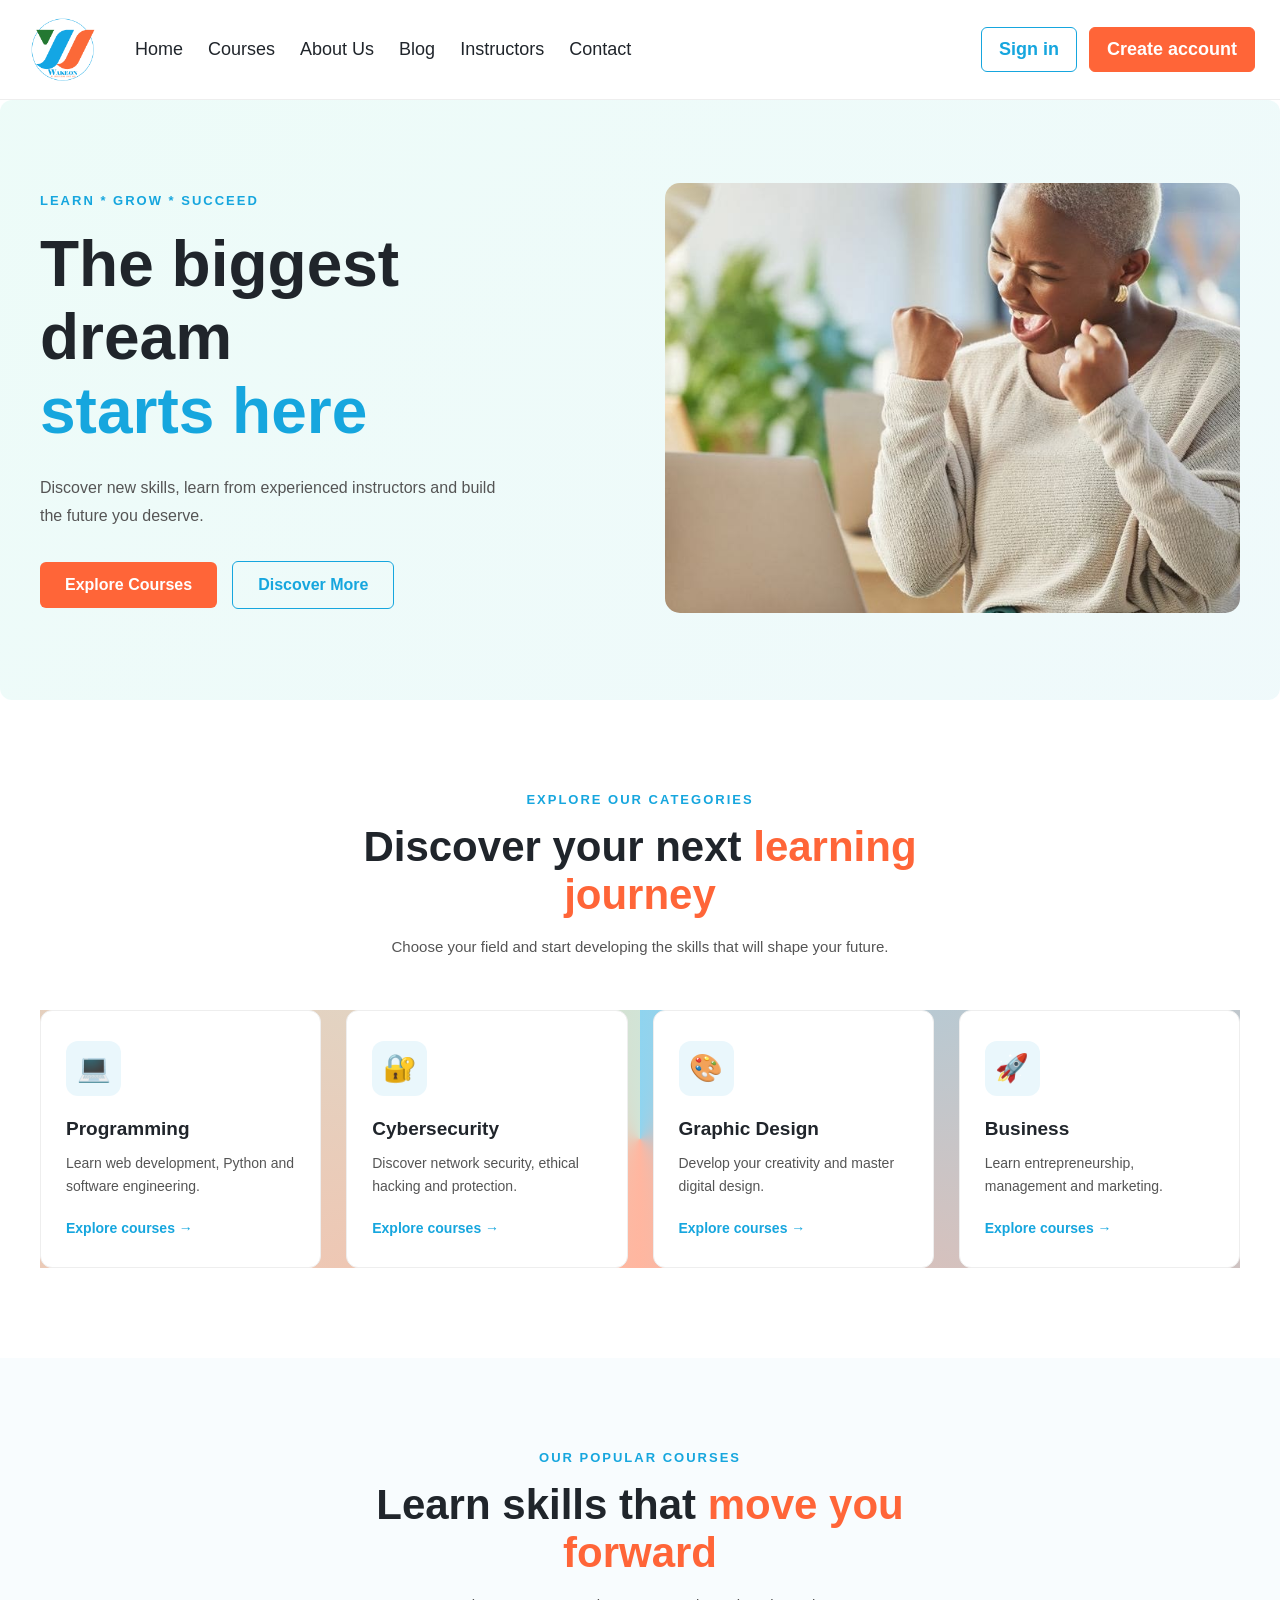
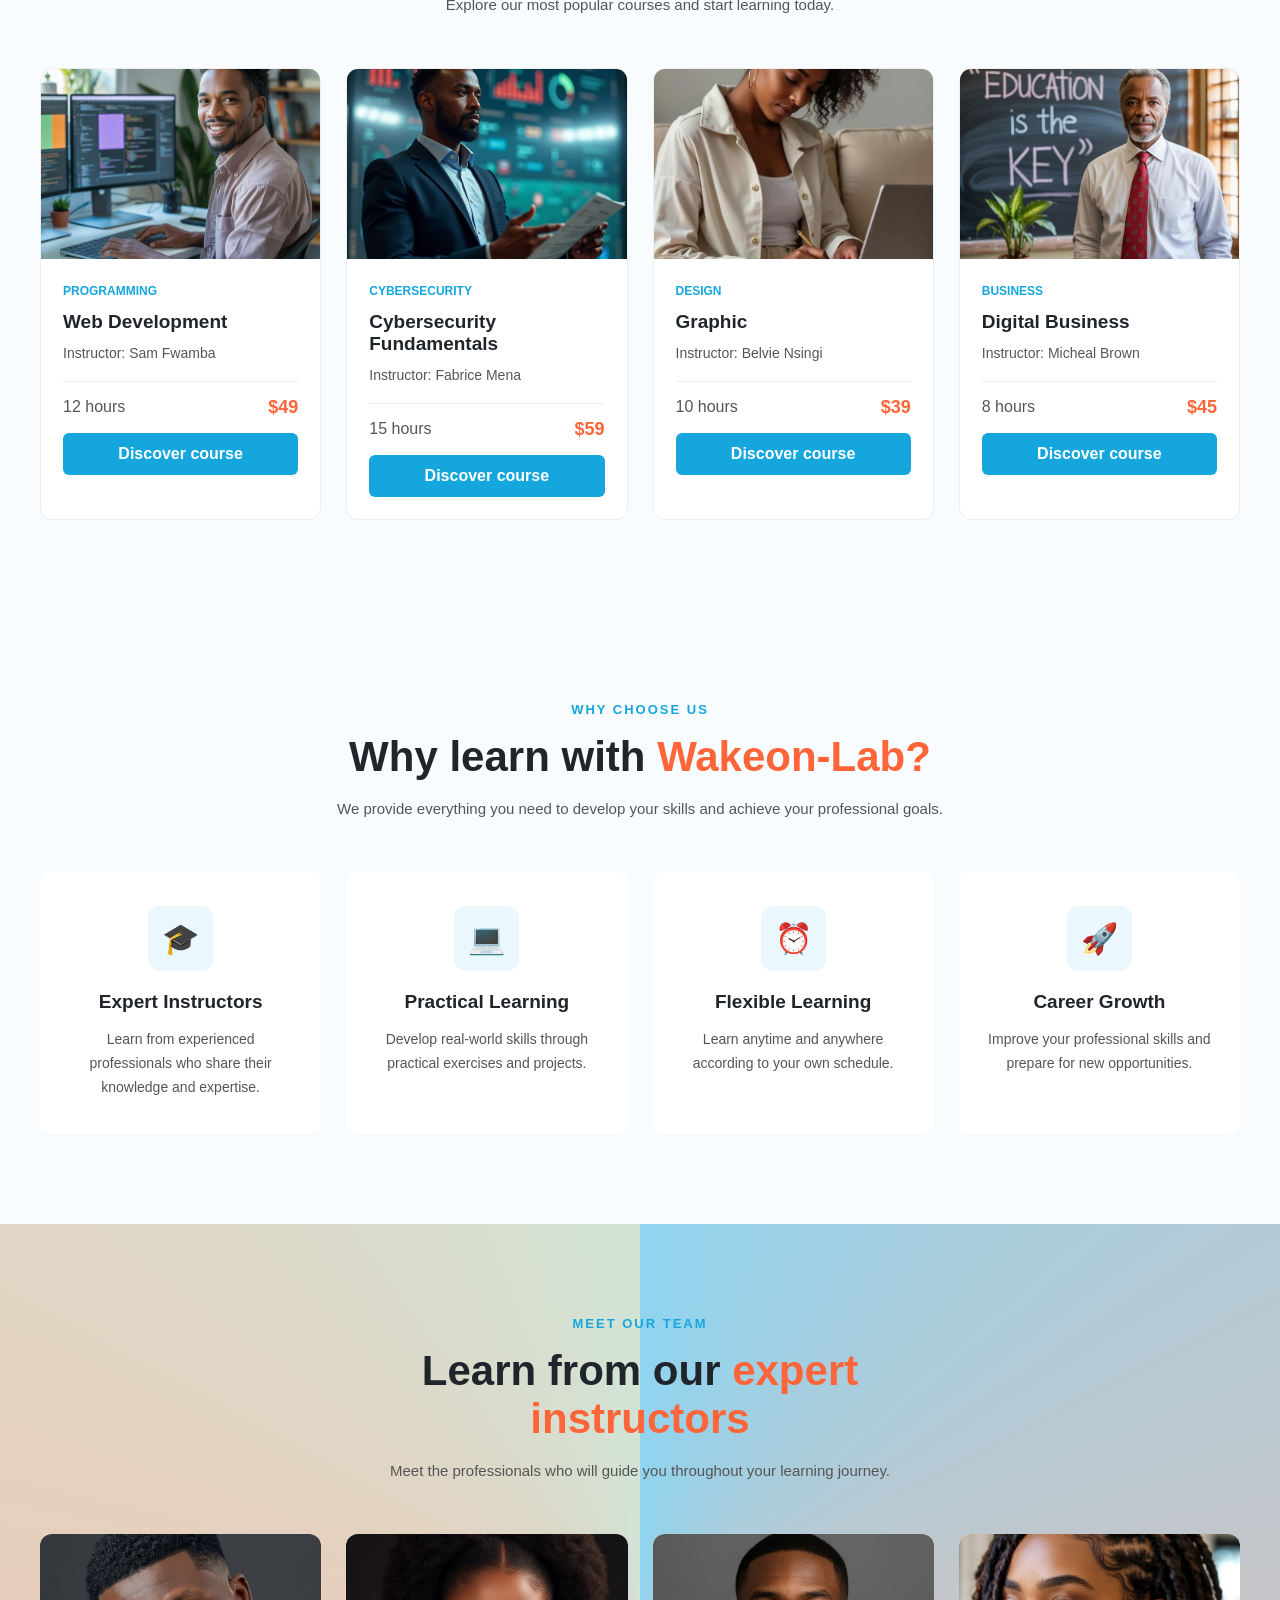
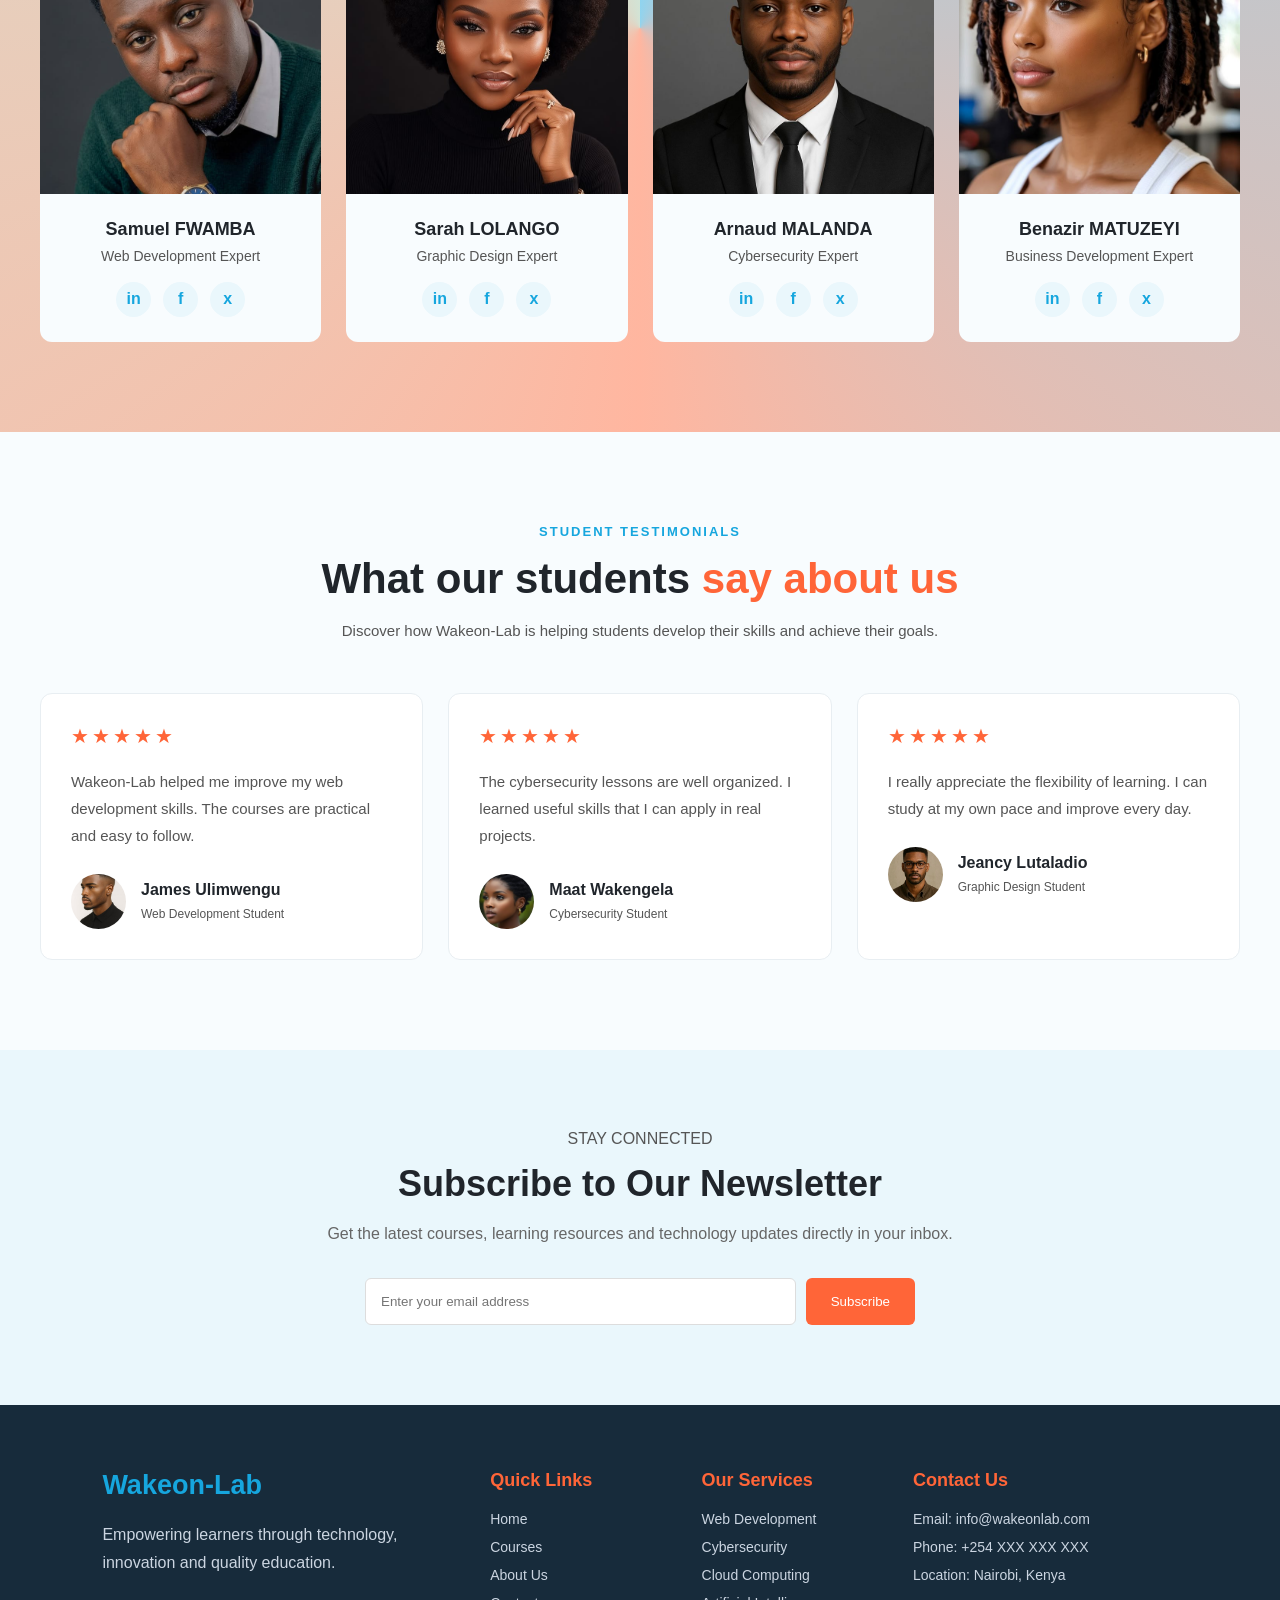
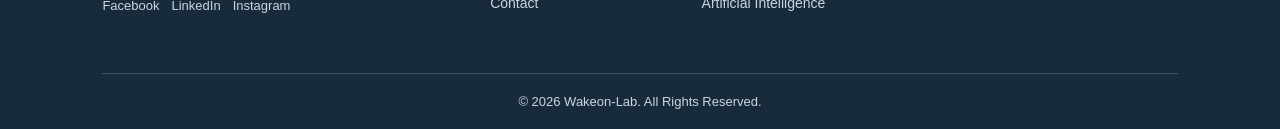
<file: index.html>
<!DOCTYPE html>
<html lang="en">

<head>
    <meta charset="UTF-8">
    <meta name="viewport" content="width=device-width, initial-scale=1.0">
    <title>WAKEON-LAB | Learn and Grow</title>
    <link rel="stylesheet" href="/style.css">
    <link rel="icon" href="../assets/images/logow.png">
    <link rel="stylesheet" href="css/header.css">
    <link rel="stylesheet" href="style.css">
    <link rel="stylesheet" href="css/footer.css">
    <link rel="stylesheet" href="css/responsive.css">
    
</head>

<body>

    <!-- =========== HEADER ================ -->
    <header class="header">
        <nav class="navbarr">

            <!-- ======== LOGO ================= -->
            <div class="logow" id="logow">
                <a href="index.html"> <img src="/assets/images/logow.png" alt="Logo WAKEON-LAB"></a>
            </div>

            <!-- ============== BUTTON HAMBURGER ==================== -->
            <button class="menu-toggle" id="menu-toggle" aria-label="Ouvrir le menu" aria-expanded="false" aria-controls="nav-content">
                    <span></span>
                    <span></span>
                    <span></span>

             </button>

            <!-- ==========CONTENU DE NAVIGATION (MENU) ================ -->
            <div class="nav-content" id="nav-content">

                <ul class="nav-menu">

                    <li><a href="index.html">Home</a></li>
                    <li><a href="./pages/courses.html">Courses</a></li>
                    <li><a href="./pages/about.html">About Us</a></li>
                    <li><a href="./pages/blog.html">Blog</a></li>
                    <li><a href="./pages/instructors.html">Instructors</a></li>
                    <li><a href="./pages/contact.html">Contact</a></li>
                </ul>

                <div class="nav-buttons">
                    <a href="signin.html" class="login-btn"> Sign in </a>

                    <a href="register.html" class="register-btn">Create account</a>

                </div>
        </nav>

        </div>

    </header>
    <main>
        <!--====================HERO SECTION=====================-->
        <section class="hero">

            <div class="hero-container">

                <!-- ========= LEFT CONTENT ============ -->

                <div class="hero-content">
                    <span class="hero-label">
                LEARN * GROW * SUCCEED

             </span>
                    <h1>
                        The biggest dream <span>starts here</span>
                    </h1>

                    <p>
                        Discover new skills, learn from experienced instructors and build the future you deserve.
                    </p>

                    <div class="hero-buttons">
                        <a href="pages/courses.html" class="btn-primary">Explore Courses</a>
                        <a href="pages/about.html" class="btn-secondary">Discover More</a>
                    </div>

                </div>

                <!-- ==================== RIGHT IMAGE =========================== -->
                <div class="hero-image">

                    <img src="assets/images/hero-learning.jpg" alt="Student learning online">

                </div>
            </div>

        </section>
        <!-- ================================= CATEGORIES SECTIONS================================= -->

        <!-- CATEGORIES SECTION -->

        <section class="categories">

            <div class="section-container">

                <!-- SECTION TITLE -->

                <div class="section-heading">

                    <span>EXPLORE OUR CATEGORIES</span>

                    <h2>
                        Discover your next
                        <span>learning journey</span>
                    </h2>

                    <p>
                        Choose your field and start developing the skills that will shape your future.
                    </p>

                </div>

                <!-- CATEGORY CARDS -->

                <div class="category-grid">

                    <article class="category-card">

                        <div class="category-icon">
                            💻
                        </div>

                        <h3>Programming</h3>

                        <p>
                            Learn web development, Python and software engineering.
                        </p>

                        <a href="courses.html">
                    Explore courses →
                </a>

                    </article>

                    <article class="category-card">

                        <div class="category-icon">
                            🔐
                        </div>

                        <h3>Cybersecurity</h3>

                        <p>
                            Discover network security, ethical hacking and protection.
                        </p>

                        <a href="courses.html">
                    Explore courses →
                </a>

                    </article>

                    <article class="category-card">

                        <div class="category-icon">
                            🎨
                        </div>

                        <h3>Graphic Design</h3>

                        <p>
                            Develop your creativity and master digital design.
                        </p>

                        <a href="courses.html">
                    Explore courses →
                </a>

                    </article>

                    <article class="category-card">

                        <div class="category-icon">
                            🚀
                        </div>

                        <h3>Business</h3>

                        <p>
                            Learn entrepreneurship, management and marketing.
                        </p>

                        <a href="courses.html">
                    Explore courses →
                </a>

                    </article>

                </div>

            </div>

        </section>


        <!-- =============================== POPULAR COURSES ========================================== -->

        <section class="popular-courses">
            <div class="section-container">

                <div class="section-heading">

                    <span>
                OUR POPULAR COURSES
            </span>
                    <h2>
                        Learn skills that <span>move you forward</span>
                    </h2>
                    <p>Explore our most popular courses and start learning today.
                    </p>

                </div>

                <!-- =============== JacaScript will generate the cards here=============== -->

                <div class="course-grid" id="course-grid">

                </div>

            </div>

        </section>



        <!-- ============================ WHY CHOOSE WAKEON-LAB ========================= -->


        <section class="why-choose">

            <div class="section-container">

                <div class="section-heading">

                    <span>WHY CHOOSE US</span>

                    <h2>Why learn with <span>Wakeon-Lab?</span></h2>

                    <p>
                        We provide everything you need to develop your skills and achieve your professional goals.
                    </p>

                </div>

                <div class="features-grid">

                    <!-- ======= Feature 1 ======= -->
                    <article class="feature-card">

                        <div class="feature-icon">
                            🎓
                        </div>

                        <h3>Expert Instructors</h3>

                        <p>
                            Learn from experienced professionals who share their knowledge and expertise.
                        </p>

                    </article>

                    <!--====== Feature 2 ======== -->
                    <article class="feature-card">

                        <div class="feature-icon">
                            💻
                        </div>

                        <h3>Practical Learning</h3>

                        <p>
                            Develop real-world skills through practical exercises and projects.
                        </p>

                    </article>

                    <!--====== Feature 3 ==========-->
                    <article class="feature-card">

                        <div class="feature-icon">
                            ⏰
                        </div>

                        <h3>Flexible Learning</h3>

                        <p>
                            Learn anytime and anywhere according to your own schedule.
                        </p>

                    </article>

                    <!-- ========= Feature 4 =============-->
                    <article class="feature-card">

                        <div class="feature-icon">
                            🚀
                        </div>

                        <h3>Career Growth</h3>

                        <p>
                            Improve your professional skills and prepare for new opportunities.
                        </p>

                    </article>

                </div>

            </div>

        </section>

        <!-- ====================== SECTION PROFILS INSTRUCTORS ======================== -->



        <section class="instructors">

            <div class="section-container">

                <div class="section-heading">

                    <span>MEET OUR TEAM</span>

                    <h2>Learn from our <span>expert instructors</span></h2>

                    <p>
                        Meet the professionals who will guide you throughout your learning journey.
                    </p>

                </div>

                <div class="instructors-grid">

                    <!-- Instructor 1 -->
                    <article class="instructor-card">

                        <div class="instructor-image">
                            <img src="assets/images/instructors/instructor-1.jpg" alt="Samuel Fwamba">
                        </div>

                        <div class="instructor-content">
                            <h3>Samuel FWAMBA</h3>
                            <p>Web Development Expert</p>
                            <div class="instructor-socials">
                                <a href="#" aria-label="Samuel FWAMBA on LinkedIn">in</a>
                                <a href="#" aria-label=" Samuel FWAMBA on Facebook">f</a>
                                <a href="#" aria-label=" Samuel FWAMBA on X">x</a>

                            </div>
                        </div>

                    </article>

                    <!-- Instructor 2 -->
                    <article class="instructor-card">

                        <div class="instructor-image">
                            <img src="assets/images/instructors/instructor-2.jpg" alt="Sarah Lolango">
                        </div>

                        <div class="instructor-content">
                            <h3>Sarah LOLANGO</h3>
                            <p>Graphic Design Expert</p>
                            <div class="instructor-socials">
                                <a href="#" aria-label="Sarah LOLANGO on LinkedIn">in</a>
                                <a href="#" aria-label=" Sarah LOLANGO on Facebook">f</a>
                                <a href="#" aria-label=" Sarah LOLANGO on X">x</a>

                            </div>
                        </div>

                    </article>

                    <!-- Instructor 3 -->
                    <article class="instructor-card">

                        <div class="instructor-image">
                            <img src="assets/images/instructors/instructor-3.jpg" alt="Arnaud MalandaA">
                        </div>

                        <div class="instructor-content">
                            <h3>Arnaud MALANDA</h3>
                            <p>Cybersecurity Expert</p>
                            <div class="instructor-socials">
                                <a href="#" aria-label="Arnaud MALANDA on LinkedIn">in</a>
                                <a href="#" aria-label=" Arnaud MALANDA on Facebook">f</a>
                                <a href="#" aria-label=" Arnaud MALANDA on X">x</a>

                            </div>

                    </article>

                    <!-- Instructor 4 -->
                    <article class="instructor-card">

                        <div class="instructor-image">
                            <img src="assets/images/instructors/instructor-4.jpg" alt="Benazir Matuzeyi">
                        </div>

                        <div class="instructor-content">
                            <h3>Benazir MATUZEYI</h3>
                            <p>Business Development Expert</p>
                            <div class="instructor-socials">
                                <a href="#" aria-label=" Benazir MATUZEY on LinkedIn">in</a>
                                <a href="#" aria-label=" Benazir MATUZEY on Facebook">f</a>
                                <a href="#" aria-label=" Benazir MATUZEY on X">x</a>

                            </div>
                        </div>

                    </article>

                    </div>

                </div>

        </section>


        <!-- ================================= TESTIMONIALS SECTION  =========================================== -->

        <section class="testimonials">

            <div class="section-container">

                <div class="section-heading">

                    <span>STUDENT TESTIMONIALS</span>

                    <h2>What our students <span>say about us</span></h2>

                    <p>
                        Discover how Wakeon-Lab is helping students develop their skills and achieve their goals.
                    </p>

                </div>

                <div class="testimonials-grid">

                    <!-- Testimonial 1 -->
                    <article class="testimonial-card">

                        <div class="testimonial-stars">
                            ★★★★★
                        </div>

                        <p class="testimonial-text">
                            Wakeon-Lab helped me improve my web development skills. The courses are practical and easy to follow.
                        </p>

                        <div class="student-info">

                            <img src="assets/images/students/student-1.jpg" alt="Student James">

                            <div>
                                <h3>James Ulimwengu</h3>
                                <span>Web Development Student</span>
                            </div>

                        </div>

                    </article>

                    <!-- Testimonial 2 -->
                    <article class="testimonial-card">

                        <div class="testimonial-stars">
                            ★★★★★
                        </div>

                        <p class="testimonial-text">
                            The cybersecurity lessons are well organized. I learned useful skills that I can apply in real projects.
                        </p>

                        <div class="student-info">

                            <img src="assets/images/students/student-2.jpg" alt="Student Sarah">

                            <div>
                                <h3>Maat Wakengela</h3>
                                <span>Cybersecurity Student</span>
                            </div>

                        </div>

                    </article>

                    <!-- Testimonial 3 -->
                    <article class="testimonial-card">

                        <div class="testimonial-stars">
                            ★★★★★
                        </div>

                        <p class="testimonial-text">
                            I really appreciate the flexibility of learning. I can study at my own pace and improve every day.
                        </p>

                        <div class="student-info">

                            <img src="assets/images/students/student-3.jpg" alt="Student Michael">

                            <div>
                                <h3>Jeancy Lutaladio</h3>
                                <span>Graphic Design Student</span>
                            </div>

                        </div>

                    </article>

                </div>

            </div>

        </section>





        <!-- ===========================  NEWSLETTER SECTION ========================================= -->

        <section class="newsletter">

            <div class="newsletter-content">

                <span class="subtitle">STAY CONNECTED</span>

                <h2>Subscribe to Our Newsletter</h2>

                <p>
                    Get the latest courses, learning resources and technology updates directly in your inbox.
                </p>

                <form class="newsletter-form">

                    <input type="email" placeholder="Enter your email address" required>

                    <button type="submit">
                Subscribe
            </button>

                </form>

            </div>

        </section>




        <!-- ====================== FOOTER SECTION======================= -->

        <footer class="footer">

            <div class="footer-container">

                <!-- Brand -->
                <div class="footer-column footer-brand">

                    <h2>Wakeon-Lab</h2>

                    <p>
                        Empowering learners through technology, innovation and quality education.
                    </p>

                    <div class="social-links">
                        <a href="#">Facebook</a>
                        <a href="#">LinkedIn</a>
                        <a href="#">Instagram</a>
                    </div>

                </div>

                <!-- Quick Links -->
                <div class="footer-column">

                    <h3>Quick Links</h3>

                    <ul>
                        <li><a href="index.html">Home</a></li>
                        <li><a href="courses.html">Courses</a></li>
                        <li><a href="about.html">About Us</a></li>
                        <li><a href="contact.html">Contact</a></li>
                    </ul>

                </div>

                <!-- Services -->
                <div class="footer-column">

                    <h3>Our Services</h3>

                    <ul>
                        <li><a href="#">Web Development</a></li>
                        <li><a href="#">Cybersecurity</a></li>
                        <li><a href="#">Cloud Computing</a></li>
                        <li><a href="#">Artificial Intelligence</a></li>
                    </ul>

                </div>

                <!-- Contact -->
                <div class="footer-column">

                    <h3>Contact Us</h3>

                    <ul>
                        <li>Email: info@wakeonlab.com</li>
                        <li>Phone: +254 XXX XXX XXX</li>
                        <li>Location: Nairobi, Kenya</li>
                    </ul>

                </div>

            </div>

            <!-- Copyright -->

            <div class="footer-bottom">

                <p>
                    © 2026 Wakeon-Lab. All Rights Reserved.
                </p>

            </div>

        </footer>


    </main>






























































































































    <script src="js/courses.js"></script>

    <script src="main.js"></script>
</body>

</html>

</html>
</file>
<file: style.css>
/* ====================== 3. RESPONSIVE TABLETTE ET MOBILE ============================== */

@media screen and (max-width: 900px) {
    /* display hamburger */
    .menu-toggle {
        display: flex;
    }
    /* conteneur du menu */
    .navbarr {
        position: relative;
    }
    .nav-content {
        display: none;
        position: absolute;
        top: 100%;
        left: 0;
        width: 100%;
        background-color: var(--white-color);
        padding: 25px;
        flex-direction: column;
        align-items: stretch;
        gap: 25px;
        border-top: 1px solid #EEEEEE;
        z-index: 100;
    }
    /* Menu fermé */
    .nav-content {
        display: none;
    }
    /* Menu ouvert */
    .nav-content.is-open {
        display: flex;
    }
    /* Liens verticaux */
    .nav-menu {
        flex-direction: column;
        align-items: flex-start;
        gap: 20px;
    }
    /* Buttons verticaux */
    .nav-buttons {
        flex-direction: column;
        align-items: stretch;
    }
    .nav-buttons a {
        text-align: center;
    }
}


/* ============================== HERO SECTION ================================================== */

.hero {
    width: 100%;
    height: 600px;
    /* background-color: #F8FCFE; */
    /* On crée un dégradé avec une taille de 400% pour pouvoir le faire bouger */
    background: linear-gradient(-45deg, #ee765215, #e73c7e2c, #23a5d511, #23d5ab15);
    background-size: 400% 400%;
    animation: gradientAnimation 15s ease infinite;
    border-radius: 12px;
    display: flex;
    align-items: center;
    padding: 70px 25px;
}


/* ======================== HERO CONTAINER ====================================================== */

.hero-container {
    max-width: 1200px;
    width: 100%;
    margin: 0 auto;
    display: grid;
    grid-template-columns: 1fr 1fr;
    align-items: center;
    gap: 50px;
}


/* ============================= HERO CONTENT =========================================== */

.hero-content {
    max-width: 550px;
}

.hero-label {
    display: inline-block;
    color: var(--primary-color);
    font-size: 13px;
    font-weight: 700;
    letter-spacing: 2px;
    margin-bottom: 20px;
}

.hero-content h1 {
    font-size: clamp(38px, 5vw, 65px);
    line-height: 1.15;
    color: var(--dark-color);
    margin-bottom: 25px;
}

.hero-content h1 span {
    display: block;
    color: var(--primary-color);
}

.hero-content p {
    font-size: 16px;
    line-height: 1.8;
    color: var(--text-color);
    margin-bottom: 30px;
    max-width: 480px;
}


/* ============================ HERO BUTTONS ============================== */

.hero-buttons {
    display: flex;
    align-items: center;
    gap: 15px;
}

.btn-primary,
.btn-secondary {
    display: inline-block;
    padding: 14px 25px;
    border-radius: 6px;
    text-decoration: none;
    font-weight: 600;
    transition: all 0.3s ease;
}

.btn-primary {
    background-color: var(--secondary-color);
    color: white;
}

.btn-primary:hover {
    background-color: #E94E25;
    transform: translateY(-3px);
}

.btn-secondary {
    border: 1px solid var(--primary-color);
    color: var(--primary-color);
}

.btn-secondary:hover {
    background-color: var(--primary-color);
    color: white;
}


/* ============================ HERO IMAGE ================================== */

.hero-image img {
    width: 100%;
    height: 430px;
    object-fit: cover;
    border-radius: 15px;
}


/* =================================== CATEGORIES SECTION =========================================== */

.categories {
    width: 100%;
    padding: 90px 25px;
    background-color: #FFFFFF;
}


/* ========================= SECTION CONTAINER ============================== */

.section-container {
    max-width: 1200px;
    width: 100%;
    margin: 0 auto;
}


/* ============================ SECTION HEADING ================================= */

.section-heading {
    text-align: center;
    max-width: 650px;
    margin: 0 auto 50px;
}

.section-heading>span {
    color: var(--primary-color);
    font-size: 13px;
    font-weight: 700;
    letter-spacing: 2px;
}

.section-heading h2 {
    font-size: clamp(30px, 4vw, 42px);
    color: var(--dark-color);
    margin: 15px 0;
}

.section-heading h2 span {
    color: var(--secondary-color);
}

.section-heading p {
    color: var(--text-color);
    line-height: 1.7;
    font-size: 15px;
}


/* =============================== CATEGORY GRID ===================================== */

.category-grid {
    display: grid;
    grid-template-columns: repeat(auto-fit, minmax(220px, 1fr));
    gap: 25px;
    background: conic-gradient(from 0deg at 50% 50%, #16a5de7a, #ff67387a, #207a3534);
}


/* ============================== CATEGORY CARD ============================ */

.category-card {
    background-color: #ffffff;
    padding: 30px 25px;
    border: 1px solid #EEEEEE;
    border-radius: 12px;
    transition: all 0.3s ease;
}

.category-card:hover {
    transform: translateY(-7px);
    box-shadow: 0 10px 30px rgba(0, 0, 0, 0.08);
    border-color: var(--primary-color);
}


/* ============================ CATEGORY ICON =================================== */

.category-icon {
    width: 55px;
    height: 55px;
    background-color: #EAF7FC;
    border-radius: 12px;
    display: flex;
    align-items: center;
    justify-content: center;
    font-size: 27px;
    margin-bottom: 22px;
}


/* ================== CATEGORY TEXT ============================== */

.category-card h3 {
    color: var(--dark-color);
    font-size: 19px;
    margin-bottom: 12px;
}

.category-card p {
    color: var(--text-color);
    font-size: 14px;
    line-height: 1.7;
    margin-bottom: 20px;
}

.category-card a {
    color: var(--primary-color);
    text-decoration: none;
    font-size: 14px;
    font-weight: 600;
}

.category-card a:hover {
    color: var(--secondary-color);
}


/* =================================== POPULAR COURSES ========================================== */

.popular-courses {
    padding: 90px 25px;
    background-color: #F8FCFE;
}


/* ============= COURSE GRID ============================= */

.course-grid {
    display: grid;
    grid-template-columns: repeat(auto-fit, minmax(250px, 1fr));
    gap: 25px;
}


/* =======================COURSE CARD============================ */

.course-card {
    background-color: #FFFFFF;
    border-radius: 12px;
    overflow: hidden;
    border: 1px solid #EEEEEE;
    transition: transform 0.3s ease, box-shadow 0.3s ease;
}

.course-card:hover {
    transform: translateY(-6px);
    box-shadow: 0 10px 25px rgba(0, 0, 0, 0.08);
}


/* =================== COURSE IMAGE ========================= */

.course-image {
    width: 100%;
    height: 190px;
    overflow: hidden;
}

.course-image img {
    width: 100%;
    height: 100%;
    object-fit: cover;
}


/* =============== COURSE CONTENT ===================== */

.course-content {
    padding: 22px;
}

.course-category {
    color: var(--primary-color);
    font-size: 12px;
    font-weight: 700;
    text-transform: uppercase;
}

.course-content h3 {
    color: var(--dark-color);
    font-size: 19px;
    margin: 12px 0;
}

.course-content p {
    color: var(--text-color);
    font-size: 14px;
    margin-bottom: 20px;
}

.course-info {
    display: flex;
    align-items: center;
    justify-content: space-between;
    padding: 15px 0;
    border-top: 1px solid #EEEEEE;
}

.course-info strong {
    color: var(--secondary-color);
    font-size: 18px;
}

.course-content>a {
    display: block;
    text-align: center;
    padding: 12px;
    background-color: var(--primary-color);
    color: white;
    text-decoration: none;
    border-radius: 6px;
    font-weight: 600;
    transition: background-color 0.3s ease;
}

.course-content>a:hover {
    background-color: #087EAD;
}


/* ================= WHY CHOOSE WAKEON-LAB ================= */

.why-choose {
    padding: 90px 25px;
    background-color: #F8FCFE;
}

.features-grid {
    display: grid;
    grid-template-columns: repeat(4, 1fr);
    gap: 25px;
    margin-top: 50px;
}

.feature-card {
    background-color: #FFFFFF;
    padding: 35px 25px;
    border-radius: 12px;
    text-align: center;
    transition: transform 0.3s ease, box-shadow 0.3s ease;
}

.feature-card:hover {
    transform: translateY(-7px);
    box-shadow: 0 10px 25px rgba(0, 0, 0, 0.08);
}

.feature-icon {
    width: 65px;
    height: 65px;
    margin: 0 auto 20px;
    background-color: #EAF7FC;
    border-radius: 12px;
    display: flex;
    align-items: center;
    justify-content: center;
    font-size: 30px;
}

.feature-card h3 {
    color: var(--dark-color);
    font-size: 19px;
    margin-bottom: 15px;
}

.feature-card p {
    color: var(--text-color);
    font-size: 14px;
    line-height: 1.7;
}




/* ================= INSTRUCTORS SECTION ================= */

.instructors {
    padding: 90px 25px;
    background: conic-gradient(from 0deg at 50% 50%, #16a5de7a, #ff67387a, #207a3534);
}

.instructors-grid {
    display: grid;
    grid-template-columns: repeat(4, 1fr);
    gap: 25px;
    margin-top: 50px;
}

.instructor-card {
    background-color: #F8FCFE;
    border-radius: 12px;
    overflow: hidden;
    transition: transform 0.3s ease, box-shadow 0.3s ease;
}

.instructor-card:hover {
    transform: translateY(-7px);
    box-shadow: 0 10px 25px rgba(0, 0, 0, 0.08);
}

.instructor-image {
    width: 100%;
    height: 260px;
    overflow: hidden;
}

.instructor-image img {
    width: 100%;
    height: 100%;
    object-fit: cover;
    transition: transform 0.4s ease;
}

.instructor-card:hover .instructor-image img {
    transform: scale(1.08);
}

.instructor-content {
    padding: 25px 15px;
    text-align: center;
}

.instructor-content h3 {
    color: var(--dark-color);
    font-size: 18px;
    margin-bottom: 8px;
}

.instructor-content p {
    color: var(--text-color);
    font-size: 14px;
    margin-bottom: 18px;
}

.instructor-socials {
    display: flex;
    justify-content: center;
    gap: 12px;
}

.instructor-socials a {
    width: 35px;
    height: 35px;
    display: flex;
    justify-content: center;
    align-items: center;
    border-radius: 50%;
    background-color: #EAF7FC;
    color: var(--primary-color);
    text-decoration: none;
    font-weight: bold;
    transition: background-color 0.3s ease, color 0.3s ease;
}

.instructor-socials a:hover {
    background-color: var(--primary-color);
    color: #FFFFFF;
}




/* ================= TESTIMONIALS SECTION ================= */

.testimonials {
    padding: 90px 25px;
    background-color: #F8FCFE;
}

.testimonials-grid {
    display: grid;
    grid-template-columns: repeat(3, 1fr);
    gap: 25px;
    margin-top: 50px;
}

.testimonial-card {
    background-color: #FFFFFF;
    padding: 30px;
    border-radius: 12px;
    border: 1px solid #E8EEF2;
    transition: transform 0.3s ease, box-shadow 0.3s ease;
}

.testimonial-card:hover {
    transform: translateY(-7px);
    box-shadow: 0 10px 25px rgba(0, 0, 0, 0.08);
}

.testimonial-stars {
    color: #FF6538;
    font-size: 20px;
    letter-spacing: 3px;
    margin-bottom: 20px;
}

.testimonial-text {
    color: var(--text-color);
    font-size: 15px;
    line-height: 1.8;
    margin-bottom: 25px;
}

.student-info {
    display: flex;
    align-items: center;
    gap: 15px;
}

.student-info img {
    width: 55px;
    height: 55px;
    border-radius: 50%;
    object-fit: cover;
}

.student-info h3 {
    color: var(--dark-color);
    font-size: 16px;
    margin-bottom: 5px;
}

.student-info span {
    color: var(--text-color);
    font-size: 12px;
}

@media (max-width: 900px) {
    .testimonials-grid {
        grid-template-columns: repeat(2, 1fr);
    }
}

@media (max-width: 550px) {
    .testimonials-grid {
        grid-template-columns: 1fr;
    }
}


/* NEWSLETTER */

.newsletter {
    padding: 80px 20px;
    background-color: #EAF7FC;
    text-align: center;
}

.newsletter-content {
    max-width: 700px;
    margin: auto;
}

.newsletter h2 {
    color: #20252B;
    font-size: 36px;
    margin: 15px 0;
}

.newsletter p {
    color: #666;
    line-height: 1.7;
    margin-bottom: 30px;
}

.newsletter-form {
    display: flex;
    max-width: 550px;
    margin: auto;
    gap: 10px;
}

.newsletter-form input {
    flex: 1;
    min-width: 0;
    padding: 15px;
    border: 1px solid #ddd;
    border-radius: 6px;
    outline: none;
}

.newsletter-form input:focus {
    border-color: #16A6DE;
}

.newsletter-form button {
    padding: 15px 25px;
    border: none;
    border-radius: 6px;
    background-color: #FF6538;
    color: white;
    cursor: pointer;
    transition: 0.3s;
}

.newsletter-form button:hover {
    background-color: #207A35;
}
</file>
<file: css/header.css>
/* ================= 1. PROJECT'S VARIABLES ================== */

:root {
    --primary-color: #16A6DE;
    --secondary-color: #FF6538;
    --accent-color: #207A35;
    --dark-color: #20252B;
    --text-color: #555555;
    --white-color: #FFFFFF;
    --font-main: 'Franklin Gothic Medium', 'Arial Narrow', Arial, sans-seri;
}


/* ================= 2. INITIATION ======================= */

* {
    margin: 0;
    padding: 0;
    box-sizing: border-box;
}

body {
    font-family: var(--font-main);
    color: var(--text-color);
    background-color: var(--white-color);
}


/* ==================== 3. HEADER ================== */

.header {
    width: 100%;
    background-color: var(--white-color);
    border-bottom: 1px solid #EEEEEE;
}


/* ================= 4. NAVIGATION =================== */

.navbarr {
    max-width: 1200;
    margin: 0 auto;
    padding: 12px 25px;
    display: flex;
    align-items: center;
    justify-content: space-between;
}


/* ===================== 5. LOGO ======================== */

.logow img {
    width: 75px;
    height: auto;
    display: block;
}


/* ========================== 5. MENU ========================== */

.nav-menu {
    display: flex;
    align-items: center;
    gap: 25px;
    list-style: none;
}

.nav-menu a {
    text-decoration: none;
    color: var(--dark-color);
    font-size: 18px;
    font-weight: 500;
    transition: color 0.3s ease;
}

.nav-menu a:hover {
    color: var(--primary-color);
}


/* ==================== 7. BUTTONS ===========================  */

.nav-buttons {
    display: flex;
    align-items: center;
    gap: 12px;
}

.login-btn,
.register-btn {
    text-decoration: none;
    padding: 11px 17px;
    border-radius: 6px;
    font-size: 18px;
    font-weight: 600;
    transition: all 0.3s ease;
}

.login-btn {
    color: var(--primary-color);
    border: 1px solid var(--primary-color);
}

.login-btn:hover {
    background-color: var(--primary-color);
    color: var(--white-color);
}

.register-btn {
    background-color: var(--secondary-color);
    color: var(--white-color);
    border: 1px solid var(--secondary-color);
}

.register-btn:hover {
    background-color: #E94E25;
}


/* ========================= 1. CONTENU DE NAVIGATION===================== */

.nav-content {
    display: flex;
    align-items: center;
    justify-content: space-between;
    flex: 1;
    margin-left: 35px;
    gap: -30px;
}


/* =========================2. BUTTON HAMBURGER ===================== */

.menu-toggle {
    display: none;
    width: 40px;
    height: 40px;
    background-color: transparent;
    border: none;
    cursor: pointer;
    padding: 8px;
    flex-direction: column;
    justify-content: center;
    gap: 5px;
}

.menu-toggle span {
    display: block;
    width: 24px;
    height: 2px;
    background-color: var(--dark-color);
    transition: all 0.3s ease;
}
</file>
<file: css/footer.css>
/*=============================== FOOTER ============================== */


/* FOOTER */

.footer {
    background-color: #172B3B;
    color: white;
    padding: 65px 8% 20px;
}

.footer-container {
    display: grid;
    grid-template-columns: 2fr 1fr 1fr 1.5fr;
    gap: 35px;
}

.footer-column h2 {
    color: #16A6DE;
    font-size: 27px;
    margin-bottom: 20px;
}

.footer-column h3 {
    color: #FF6538;
    font-size: 18px;
    margin-bottom: 20px;
}

.footer-column p {
    color: #CBD5E1;
    line-height: 1.8;
}

.footer-column ul {
    list-style: none;
    padding: 0;
}

.footer-column li {
    margin-bottom: 12px;
    color: #CBD5E1;
    font-size: 14px;
}

.footer-column a {
    color: #CBD5E1;
    text-decoration: none;
    transition: 0.3s;
}

.footer-column a:hover {
    color: #FF6538;
    padding-left: 5px;
}

.social-links {
    display: flex;
    flex-wrap: wrap;
    gap: 12px;
    margin-top: 20px;
    font-size: 13px;
}

.footer-bottom {
    border-top: 1px solid #405263;
    margin-top: 50px;
    padding-top: 20px;
    text-align: center;
    color: #CBD5E1;
    font-size: 13px;
}


/* RESPONSIVE FOOTER */

@media (max-width: 900px) {
    .footer-container {
        grid-template-columns: repeat(2, 1fr);
    }
}

@media (max-width: 550px) {
    .footer {
        padding: 50px 25px 20px;
    }
    .footer-container {
        grid-template-columns: 1fr;
        gap: 30px;
    }
    .footer-bottom {
        margin-top: 30px;
    }
}

@media (max-width: 900px) {
    .features-grid {
        grid-template-columns: repeat(2, 1fr);
    }
}

@media (max-width: 550px) {
    .features-grid {
        grid-template-columns: 1fr;
    }
}
@media (max-width: 600px) {
    .newsletter h2 {
        font-size: 27px;
    }
    .newsletter-form {
        flex-direction: column;
    }
    .newsletter-form button {
        width: 100%;
    }
}
</file>
<file: css/responsive.css>
/* ======================== RESPONSIVE HERO ================================ */

@media screen and (max-width: 900px) {
    .hero {
        padding: 50px 20px;
    }
    .hero-container {
        grid-template-columns: 1fr;
        gap: 35px;
    }
    .hero-content {
        max-width: 100%;
        text-align: center;
    }
    .hero-content P {
        margin-left: auto;
        margin-right: auto;
    }
    .hero-buttons {
        justify-content: center;
        flex-wrap: wrap;
    }
    .hero-image {
        width: 100%;
        max-width: 500px;
        margin: 0 auto;
    }
    .hero-image img {
        width: 100%;
        height: 300px;
        object-fit: cover;
    }
}
@media (max-width: 900px) {
    .instructors-grid {
        grid-template-columns: repeat(2, 1fr);
    }
}

@media (max-width: 550px) {
    .instructors-grid {
        grid-template-columns: 1fr;
    }
}
</file>
